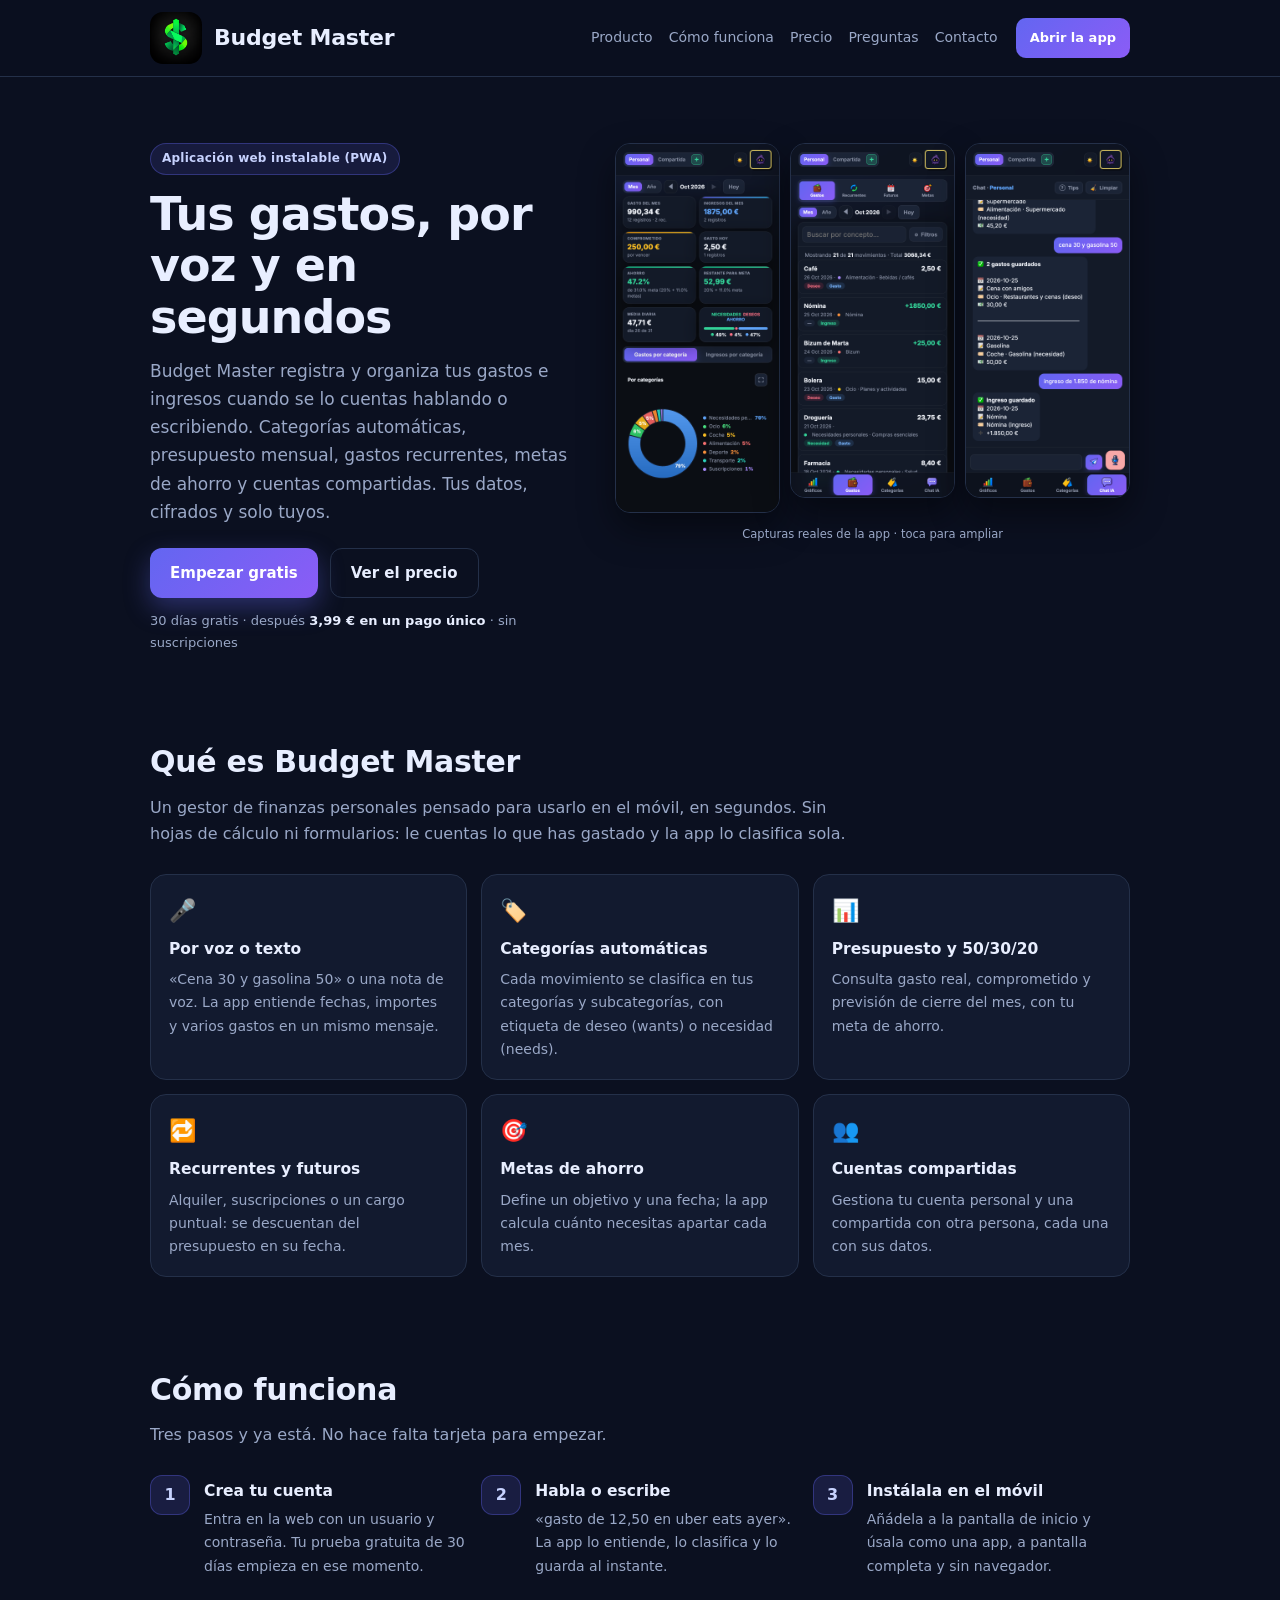
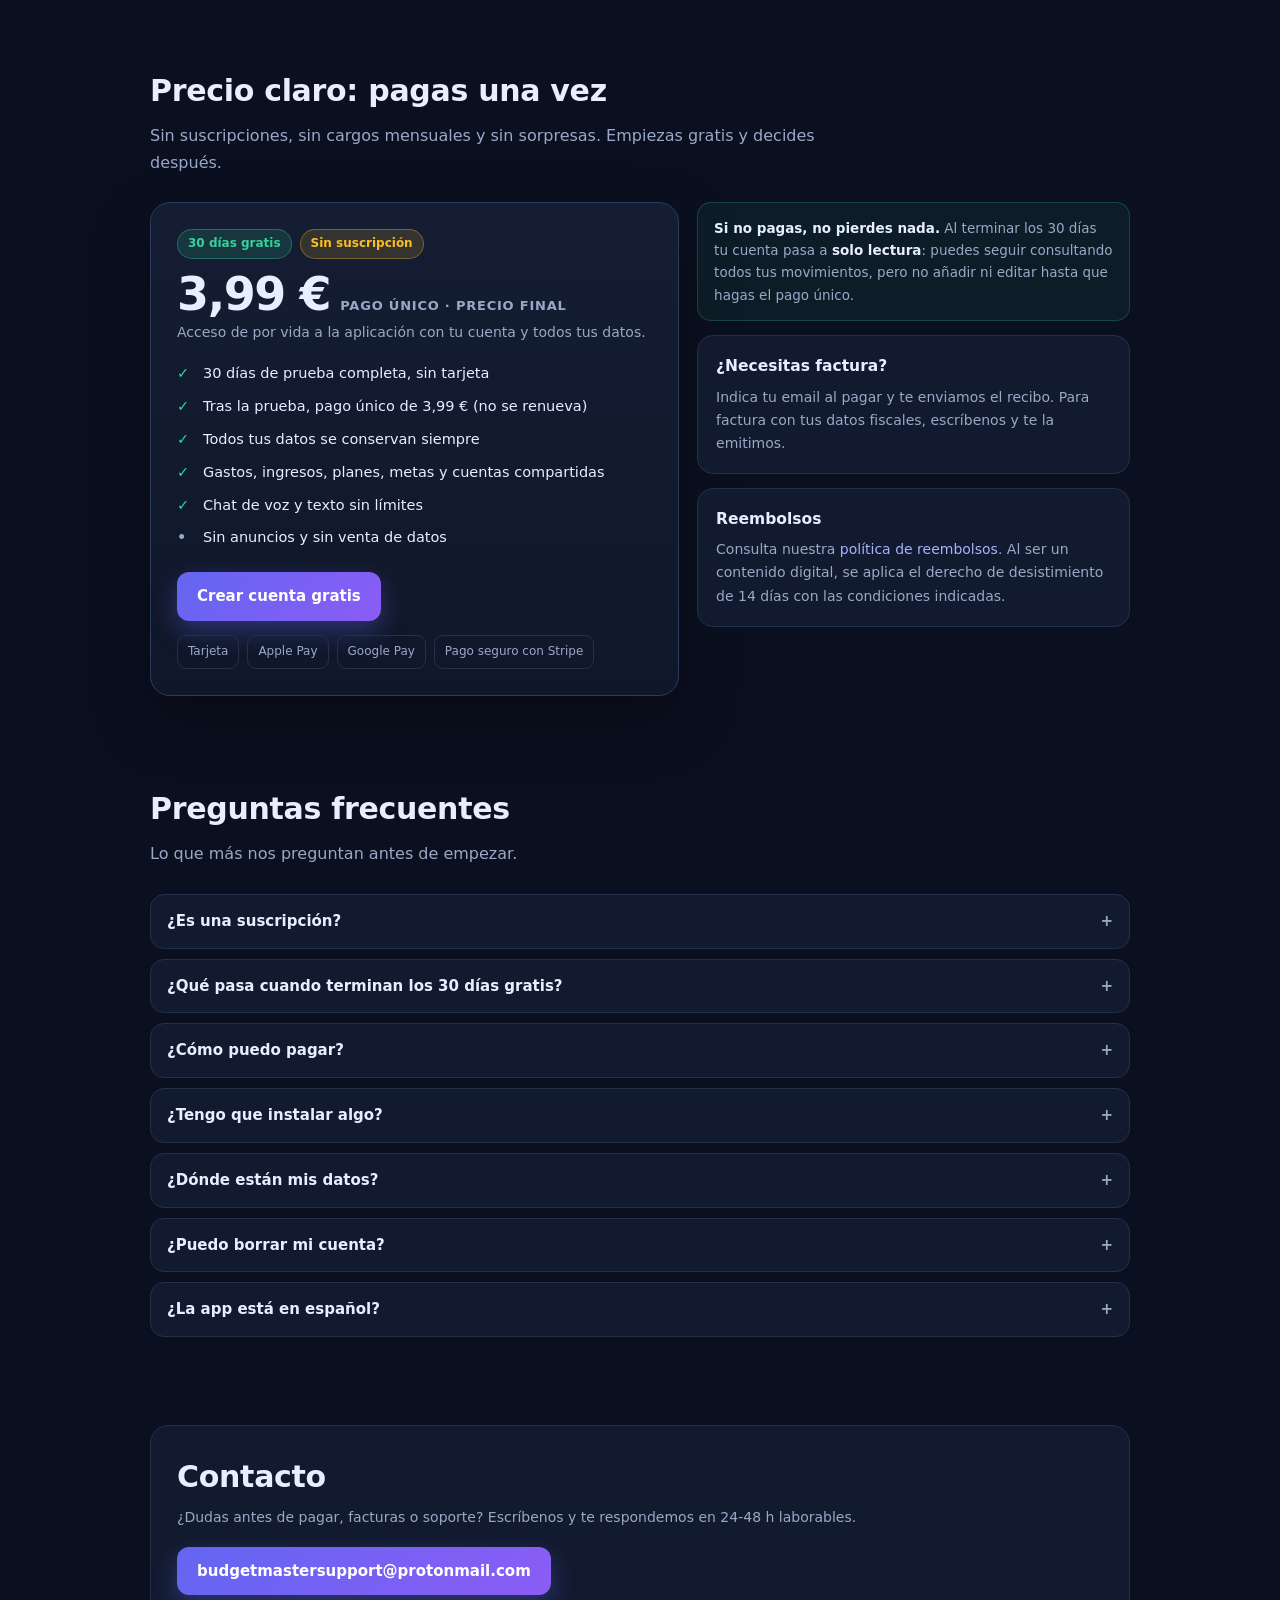
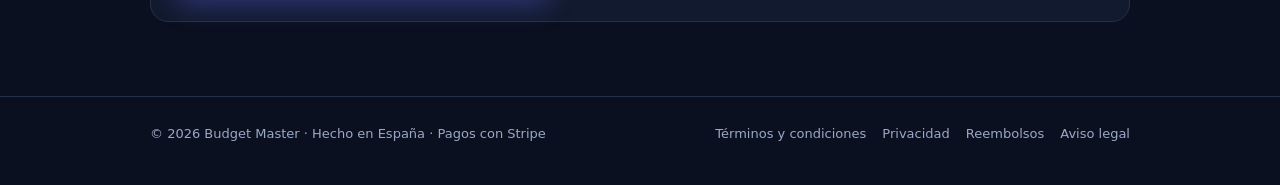
<file: index.html>
<!DOCTYPE html>
<html lang="es">
<head>
  <meta charset="utf-8">
  <meta name="viewport" content="width=device-width, initial-scale=1">
  <title>Budget Master — Controla tus gastos hablando</title>
  <meta name="description" content="Budget Master es una aplicación web para registrar y controlar tus gastos e ingresos por voz o texto. 30 días gratis y después 3,99 € en un pago único.">
  <link rel="icon" href="logo.png">
  <link rel="stylesheet" href="styles.css">
</head>
<body>

<header class="nav">
  <div class="wrap nav-in">
    <a class="brand" href="./"><img src="logo.png" alt="Budget Master" width="52" height="52"><span>Budget Master</span></a>
    <nav>
      <a href="#producto">Producto</a>
      <a href="#como">Cómo funciona</a>
      <a href="#precio">Precio</a>
      <a href="#faq">Preguntas</a>
      <a href="#contacto">Contacto</a>
    </nav>
    <a class="btn btn-sm" href="https://51-170-45-164.sslip.io" target="_blank" rel="noopener">Abrir la app</a>
  </div>
</header>

<main>

  <section class="hero">
    <div class="wrap hero-in">
      <div>
        <span class="pill">Aplicación web instalable (PWA)</span>
        <h1>Tus gastos, por voz y en segundos</h1>
        <p class="lead">
          Budget Master registra y organiza tus gastos e ingresos cuando se lo cuentas hablando o
          escribiendo. Categorías automáticas, presupuesto mensual, gastos recurrentes, metas de ahorro
          y cuentas compartidas. Tus datos, cifrados y solo tuyos.
        </p>
        <div class="cta">
          <a class="btn" href="https://51-170-45-164.sslip.io" target="_blank" rel="noopener">Empezar gratis</a>
          <a class="btn btn-ghost" href="#precio">Ver el precio</a>
        </div>
        <p class="tiny">30 días gratis · después <b>3,99 € en un pago único</b> · sin suscripciones</p>
      </div>

      <div class="shots" aria-label="Capturas de la app en el móvil">
          <a class="shot" href="screens/charts.png" target="_blank" rel="noopener" title="Gráficos: KPIs y reparto por categorías">
            <img src="screens/charts.png" alt="Gráficos de Budget Master: KPIs del mes y reparto por categorías" width="390" height="880" decoding="async">
          </a>
          <a class="shot" href="screens/gastos.png" target="_blank" rel="noopener" title="Gastos: lista y pestañas Recurrentes, Futuros y Metas">
            <img src="screens/gastos.png" alt="Lista de gastos con las pestañas Gastos, Recurrentes, Futuros y Metas" width="390" height="844" decoding="async">
          </a>
          <a class="shot" href="screens/chat.png" target="_blank" rel="noopener" title="Chat IA: ejemplos de gastos e ingresos">
            <img src="screens/chat.png" alt="Chat de Budget Master con ejemplos de gastos e ingresos" width="390" height="844" loading="lazy" decoding="async">
          </a>
          <p class="shots-note">Capturas reales de la app · toca para ampliar</p>
      </div>
    </div>
  </section>

  <section id="producto">
    <div class="wrap">
      <h2>Qué es Budget Master</h2>
      <p class="sub">
        Un gestor de finanzas personales pensado para usarlo en el móvil, en segundos. Sin hojas de
        cálculo ni formularios: le cuentas lo que has gastado y la app lo clasifica sola.
      </p>
      <div class="grid">
        <div class="card"><span class="em">🎤</span><h3>Por voz o texto</h3>
          <p>«Cena 30 y gasolina 50» o una nota de voz. La app entiende fechas, importes y varios gastos en un mismo mensaje.</p></div>
        <div class="card"><span class="em">🏷️</span><h3>Categorías automáticas</h3>
          <p>Cada movimiento se clasifica en tus categorías y subcategorías, con etiqueta de deseo (wants) o necesidad (needs).</p></div>
        <div class="card"><span class="em">📊</span><h3>Presupuesto y 50/30/20</h3>
          <p>Consulta gasto real, comprometido y previsión de cierre del mes, con tu meta de ahorro.</p></div>
        <div class="card"><span class="em">🔁</span><h3>Recurrentes y futuros</h3>
          <p>Alquiler, suscripciones o un cargo puntual: se descuentan del presupuesto en su fecha.</p></div>
        <div class="card"><span class="em">🎯</span><h3>Metas de ahorro</h3>
          <p>Define un objetivo y una fecha; la app calcula cuánto necesitas apartar cada mes.</p></div>
        <div class="card"><span class="em">👥</span><h3>Cuentas compartidas</h3>
          <p>Gestiona tu cuenta personal y una compartida con otra persona, cada una con sus datos.</p></div>
      </div>
    </div>
  </section>

  <section id="como">
    <div class="wrap">
      <h2>Cómo funciona</h2>
      <p class="sub">Tres pasos y ya está. No hace falta tarjeta para empezar.</p>
      <div class="steps">
        <div class="step">
          <h3>Crea tu cuenta</h3>
          <p>Entra en la web con un usuario y contraseña. Tu prueba gratuita de 30 días empieza en ese momento.</p>
        </div>
        <div class="step">
          <h3>Habla o escribe</h3>
          <p>«gasto de 12,50 en uber eats ayer». La app lo entiende, lo clasifica y lo guarda al instante.</p>
        </div>
        <div class="step">
          <h3>Instálala en el móvil</h3>
          <p>Añádela a la pantalla de inicio y úsala como una app, a pantalla completa y sin navegador.</p>
        </div>
      </div>
    </div>
  </section>

  <section id="precio">
    <div class="wrap">
      <h2>Precio claro: pagas una vez</h2>
      <p class="sub">Sin suscripciones, sin cargos mensuales y sin sorpresas. Empiezas gratis y decides después.</p>
      <div class="price-wrap">
        <div class="price-card">
          <div style="display:flex;gap:8px;flex-wrap:wrap;margin-bottom:12px">
            <span class="badge badge-green">30 días gratis</span>
            <span class="badge badge-amber">Sin suscripción</span>
          </div>
          <div class="price-top">
            <span class="price-big">3,99 €</span>
            <span class="price-note">pago único · precio final</span>
          </div>
          <p style="margin:0;color:var(--muted);font-size:14px">Acceso de por vida a la aplicación con tu cuenta y todos tus datos.</p>
          <ul class="price-list">
            <li>30 días de prueba completa, sin tarjeta</li>
            <li>Tras la prueba, pago único de 3,99 € (no se renueva)</li>
            <li>Todos tus datos se conservan siempre</li>
            <li>Gastos, ingresos, planes, metas y cuentas compartidas</li>
            <li>Chat de voz y texto sin límites</li>
            <li class="off">Sin anuncios y sin venta de datos</li>
          </ul>
          <a class="btn" href="https://51-170-45-164.sslip.io" target="_blank" rel="noopener">Crear cuenta gratis</a>
          <div class="pay-row">
            <span class="pay-chip">Tarjeta</span>
            <span class="pay-chip">Apple Pay</span>
            <span class="pay-chip">Google Pay</span>
            <span class="pay-chip">Pago seguro con Stripe</span>
          </div>
        </div>
        <div class="side">
          <div class="note">
            <b>Si no pagas, no pierdes nada.</b> Al terminar los 30 días tu cuenta pasa a
            <b>solo lectura</b>: puedes seguir consultando todos tus movimientos, pero no añadir ni
            editar hasta que hagas el pago único.
          </div>
          <div class="card">
            <h3>¿Necesitas factura?</h3>
            <p>Indica tu email al pagar y te enviamos el recibo. Para factura con tus datos fiscales,
              escríbenos y te la emitimos.</p>
          </div>
          <div class="card">
            <h3>Reembolsos</h3>
            <p>Consulta nuestra <a href="reembolsos.html">política de reembolsos</a>. Al ser un
              contenido digital, se aplica el derecho de desistimiento de 14 días con las condiciones
              indicadas.</p>
          </div>
        </div>
      </div>
    </div>
  </section>

  <section id="faq">
    <div class="wrap">
      <h2>Preguntas frecuentes</h2>
      <p class="sub">Lo que más nos preguntan antes de empezar.</p>
      <div class="faq">
        <details><summary>¿Es una suscripción?</summary>
          <p>No. Pagas 3,99 € una sola vez y tienes acceso de por vida. No hay renovaciones ni cargos
            recurrentes.</p></details>
        <details><summary>¿Qué pasa cuando terminan los 30 días gratis?</summary>
          <p>Sigues entrando y viendo todos tus datos en modo solo lectura. No se borra nada. Para
            volver a añadir o editar, haces el pago único cuando quieras.</p></details>
        <details><summary>¿Cómo puedo pagar?</summary>
          <p>Con tarjeta de débito o crédito, Apple Pay o Google Pay, a través de Stripe. No necesitas
            cuenta en Stripe ni en PayPal. Los datos de tu tarjeta los gestiona Stripe; nosotros no los
            almacenamos.</p></details>
        <details><summary>¿Tengo que instalar algo?</summary>
          <p>No. Funciona en el navegador. Si quieres, puedes añadirla a la pantalla de inicio del móvil
            y se abre como una app.</p></details>
        <details><summary>¿Dónde están mis datos?</summary>
          <p>En un servidor propio dentro de la Unión Europea, cifrados en reposo. Tus notas de voz se
            procesan para transcribirlas y se eliminan: no se almacena el audio.</p></details>
        <details><summary>¿Puedo borrar mi cuenta?</summary>
          <p>Sí. Escríbenos desde el email con el que te registraste y eliminamos tu cuenta y tus datos.
            Más información en la <a href="privacy.html">política de privacidad</a>.</p></details>
        <details><summary>¿La app está en español?</summary>
          <p>Sí, está pensada para español: entiende frases naturales como «ayer pagué 20 en el
            supermercado» o «gasto recurrente de 10 de Spotify cada mes».</p></details>
      </div>
    </div>
  </section>

  <section id="contacto">
    <div class="wrap">
      <div class="contact">
        <div>
          <h2>Contacto</h2>
          <p>¿Dudas antes de pagar, facturas o soporte? Escríbenos y te respondemos en 24-48 h laborables.</p>
        </div>
        <a class="btn" href="mailto:budgetmastersupport@protonmail.com?subject=Budget%20Master">budgetmastersupport@protonmail.com</a>
      </div>
    </div>
  </section>

</main>

<footer>
  <div class="wrap foot-in">
    <div>© 2026 Budget Master · Hecho en España · Pagos con Stripe</div>
    <div class="foot-links">
      <a href="terminos.html">Términos y condiciones</a>
      <a href="privacy.html">Privacidad</a>
      <a href="reembolsos.html">Reembolsos</a>
      <a href="aviso-legal.html">Aviso legal</a>
    </div>
  </div>
</footer>

</body>
</html>
</file>
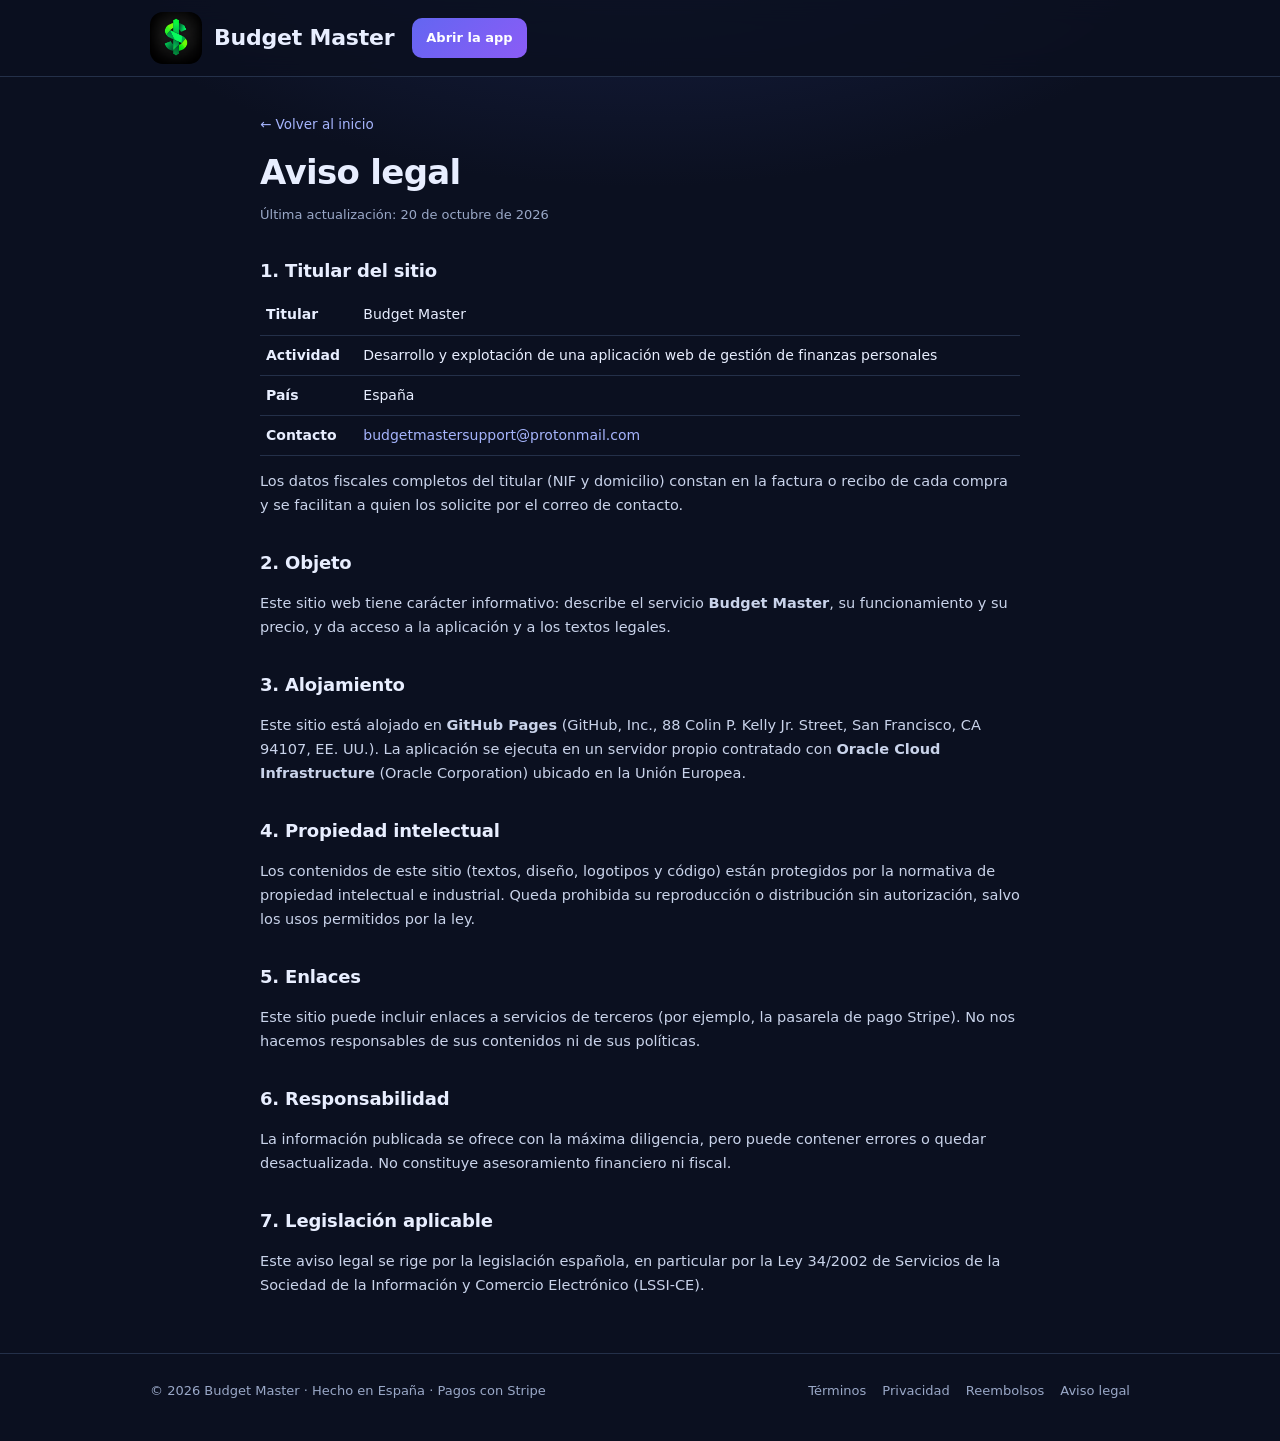
<file: aviso-legal.html>
<!DOCTYPE html>
<html lang="es">
<head>
  <meta charset="utf-8">
  <meta name="viewport" content="width=device-width, initial-scale=1">
  <title>Aviso legal — Budget Master</title>
  <meta name="robots" content="index,follow">
  <link rel="icon" href="logo.png">
  <link rel="stylesheet" href="styles.css">
</head>
<body>
<header class="nav">
  <div class="wrap nav-in">
    <a class="brand" href="./"><img src="logo.png" alt="Budget Master" width="34" height="34"><span>Budget Master</span></a>
    <a class="btn btn-sm" href="https://51-170-45-164.sslip.io" target="_blank" rel="noopener">Abrir la app</a>
  </div>
</header>

<main class="legal">
  <div class="wrap">
    <a class="back" href="./">← Volver al inicio</a>
    <h1>Aviso legal</h1>
    <p class="updated">Última actualización: 20 de octubre de 2026</p>

    <h2>1. Titular del sitio</h2>
    <table>
      <tr><th>Titular</th><td>Budget Master</td></tr>
      <tr><th>Actividad</th><td>Desarrollo y explotación de una aplicación web de gestión de finanzas personales</td></tr>
      <tr><th>País</th><td>España</td></tr>
      <tr><th>Contacto</th><td><a href="mailto:budgetmastersupport@protonmail.com">budgetmastersupport@protonmail.com</a></td></tr>
    </table>
    <p>
      Los datos fiscales completos del titular (NIF y domicilio) constan en la factura o recibo de cada
      compra y se facilitan a quien los solicite por el correo de contacto.
    </p>

    <h2>2. Objeto</h2>
    <p>
      Este sitio web tiene carácter informativo: describe el servicio <strong>Budget Master</strong>, su
      funcionamiento y su precio, y da acceso a la aplicación y a los textos legales.
    </p>

    <h2>3. Alojamiento</h2>
    <p>
      Este sitio está alojado en <strong>GitHub Pages</strong> (GitHub, Inc., 88 Colin P. Kelly Jr. Street,
      San Francisco, CA 94107, EE. UU.). La aplicación se ejecuta en un servidor propio contratado con
      <strong>Oracle Cloud Infrastructure</strong> (Oracle Corporation) ubicado en la Unión Europea.
    </p>

    <h2>4. Propiedad intelectual</h2>
    <p>
      Los contenidos de este sitio (textos, diseño, logotipos y código) están protegidos por la normativa
      de propiedad intelectual e industrial. Queda prohibida su reproducción o distribución sin
      autorización, salvo los usos permitidos por la ley.
    </p>

    <h2>5. Enlaces</h2>
    <p>
      Este sitio puede incluir enlaces a servicios de terceros (por ejemplo, la pasarela de pago Stripe).
      No nos hacemos responsables de sus contenidos ni de sus políticas.
    </p>

    <h2>6. Responsabilidad</h2>
    <p>
      La información publicada se ofrece con la máxima diligencia, pero puede contener errores o quedar
      desactualizada. No constituye asesoramiento financiero ni fiscal.
    </p>

    <h2>7. Legislación aplicable</h2>
    <p>
      Este aviso legal se rige por la legislación española, en particular por la Ley 34/2002 de Servicios
      de la Sociedad de la Información y Comercio Electrónico (LSSI-CE).
    </p>
  </div>
</main>

<footer>
  <div class="wrap foot-in">
    <div>© 2026 Budget Master · Hecho en España · Pagos con Stripe</div>
    <div class="foot-links">
      <a href="terminos.html">Términos</a>
      <a href="privacy.html">Privacidad</a>
      <a href="reembolsos.html">Reembolsos</a>
      <a href="aviso-legal.html">Aviso legal</a>
    </div>
  </div>
</footer>
</body>
</html>
</file>
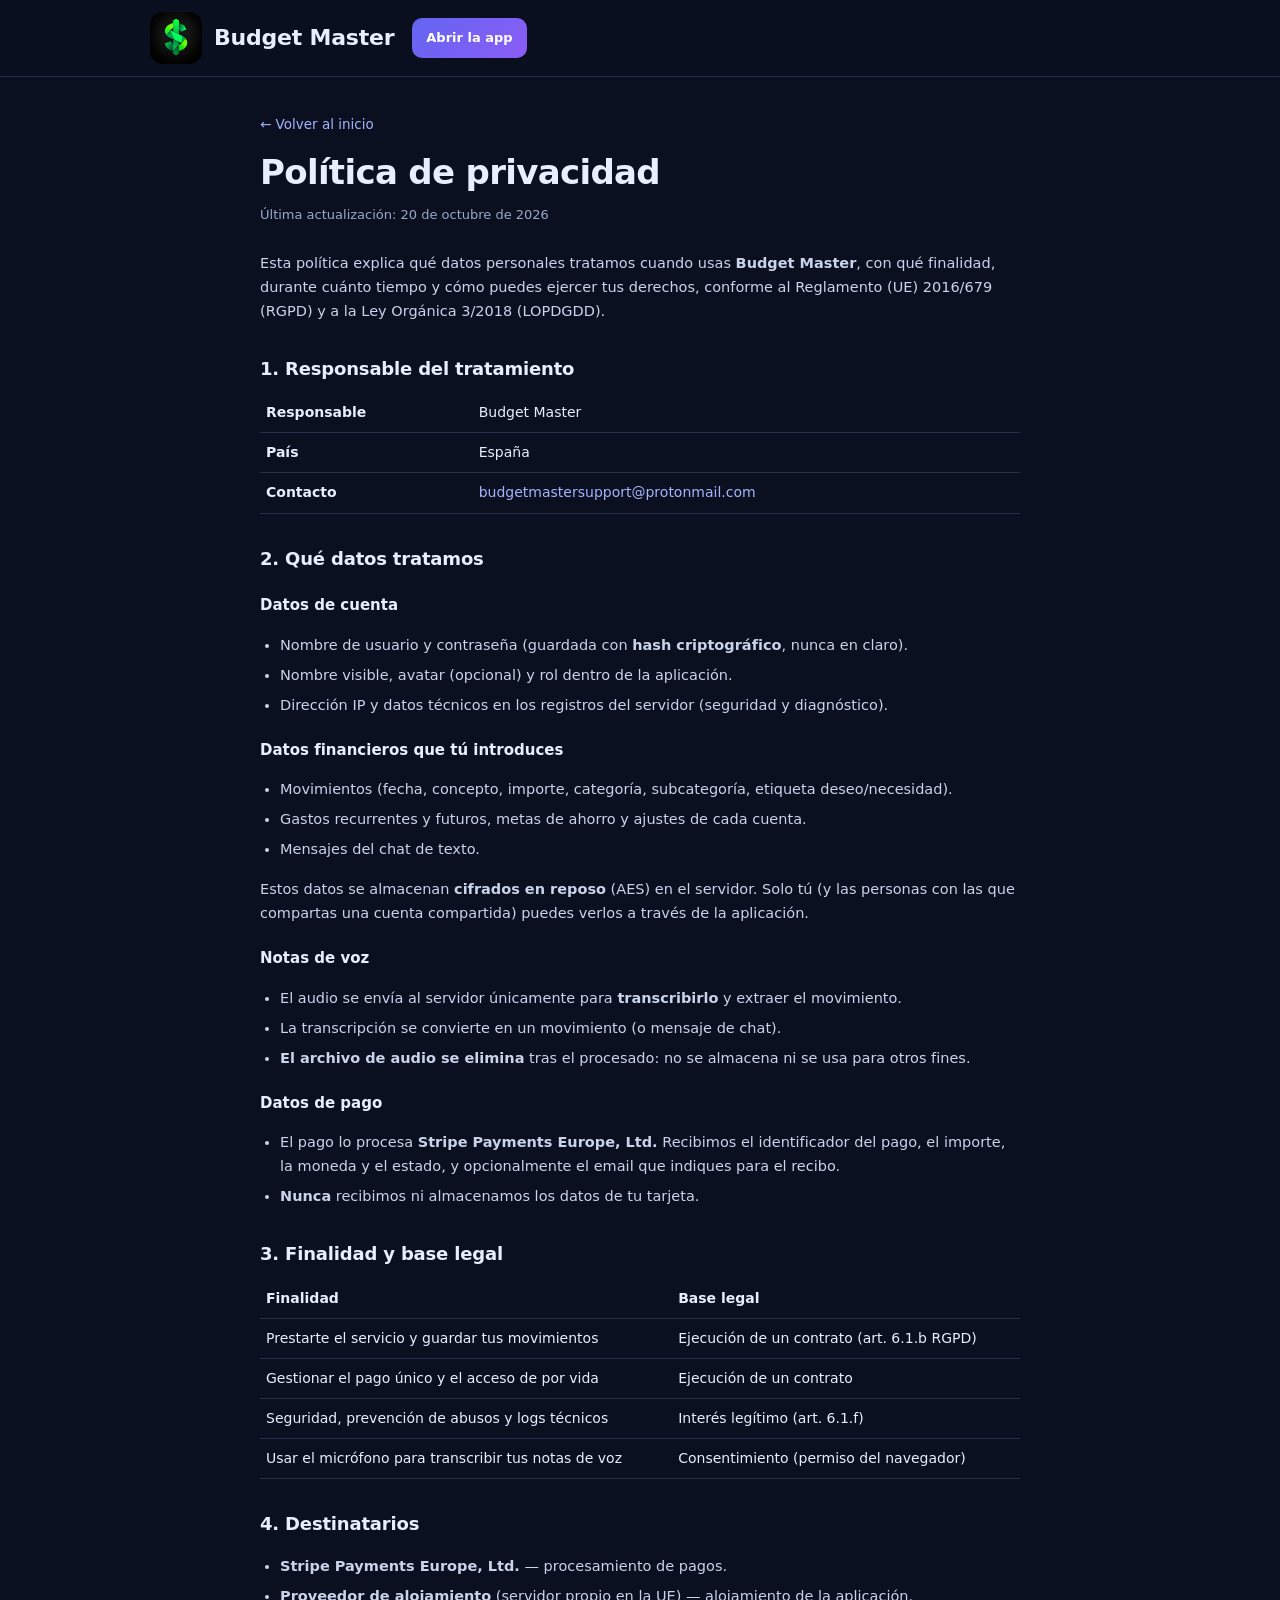
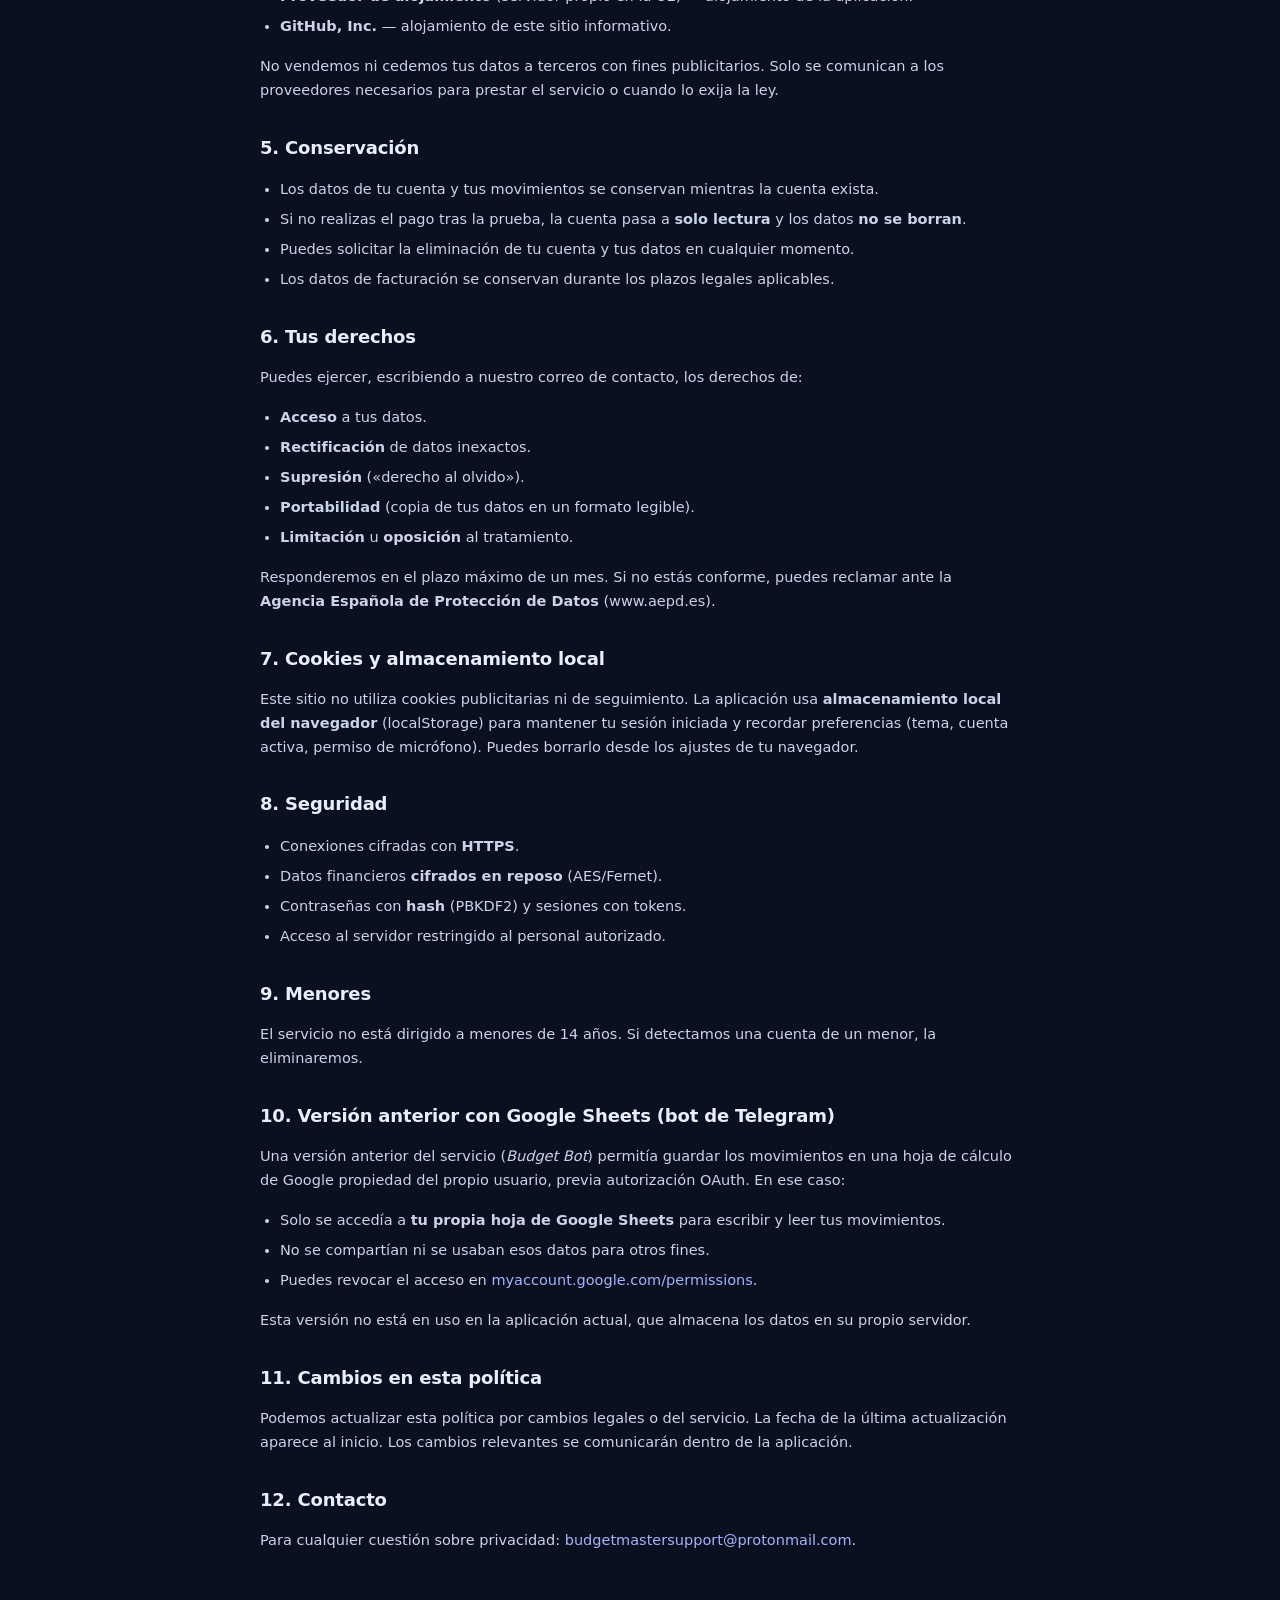
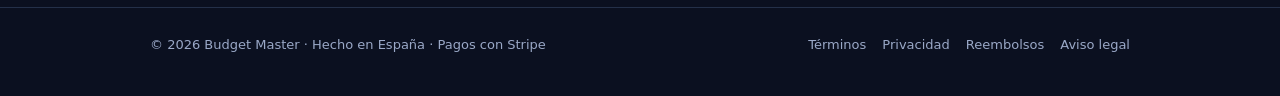
<file: privacy.html>
<!DOCTYPE html>
<html lang="es">
<head>
  <meta charset="utf-8">
  <meta name="viewport" content="width=device-width, initial-scale=1">
  <title>Política de privacidad — Budget Master</title>
  <meta name="robots" content="index,follow">
  <link rel="icon" href="logo.png">
  <link rel="stylesheet" href="styles.css">
</head>
<body>
<header class="nav">
  <div class="wrap nav-in">
    <a class="brand" href="./"><img src="logo.png" alt="Budget Master" width="34" height="34"><span>Budget Master</span></a>
    <a class="btn btn-sm" href="https://51-170-45-164.sslip.io" target="_blank" rel="noopener">Abrir la app</a>
  </div>
</header>

<main class="legal">
  <div class="wrap">
    <a class="back" href="./">← Volver al inicio</a>
    <h1>Política de privacidad</h1>
    <p class="updated">Última actualización: 20 de octubre de 2026</p>

    <p>
      Esta política explica qué datos personales tratamos cuando usas <strong>Budget Master</strong>, con
      qué finalidad, durante cuánto tiempo y cómo puedes ejercer tus derechos, conforme al Reglamento (UE)
      2016/679 (RGPD) y a la Ley Orgánica 3/2018 (LOPDGDD).
    </p>

    <h2>1. Responsable del tratamiento</h2>
    <table>
      <tr><th>Responsable</th><td>Budget Master</td></tr>
      <tr><th>País</th><td>España</td></tr>
      <tr><th>Contacto</th><td><a href="mailto:budgetmastersupport@protonmail.com">budgetmastersupport@protonmail.com</a></td></tr>
    </table>

    <h2>2. Qué datos tratamos</h2>
    <h3>Datos de cuenta</h3>
    <ul>
      <li>Nombre de usuario y contraseña (guardada con <strong>hash criptográfico</strong>, nunca en claro).</li>
      <li>Nombre visible, avatar (opcional) y rol dentro de la aplicación.</li>
      <li>Dirección IP y datos técnicos en los registros del servidor (seguridad y diagnóstico).</li>
    </ul>
    <h3>Datos financieros que tú introduces</h3>
    <ul>
      <li>Movimientos (fecha, concepto, importe, categoría, subcategoría, etiqueta deseo/necesidad).</li>
      <li>Gastos recurrentes y futuros, metas de ahorro y ajustes de cada cuenta.</li>
      <li>Mensajes del chat de texto.</li>
    </ul>
    <p>
      Estos datos se almacenan <strong>cifrados en reposo</strong> (AES) en el servidor. Solo tú (y las
      personas con las que compartas una cuenta compartida) puedes verlos a través de la aplicación.
    </p>
    <h3>Notas de voz</h3>
    <ul>
      <li>El audio se envía al servidor únicamente para <strong>transcribirlo</strong> y extraer el
        movimiento.</li>
      <li>La transcripción se convierte en un movimiento (o mensaje de chat).</li>
      <li><strong>El archivo de audio se elimina</strong> tras el procesado: no se almacena ni se usa para
        otros fines.</li>
    </ul>
    <h3>Datos de pago</h3>
    <ul>
      <li>El pago lo procesa <strong>Stripe Payments Europe, Ltd.</strong> Recibimos el identificador del
        pago, el importe, la moneda y el estado, y opcionalmente el email que indiques para el recibo.</li>
      <li><strong>Nunca</strong> recibimos ni almacenamos los datos de tu tarjeta.</li>
    </ul>

    <h2>3. Finalidad y base legal</h2>
    <table>
      <tr><th>Finalidad</th><th>Base legal</th></tr>
      <tr><td>Prestarte el servicio y guardar tus movimientos</td><td>Ejecución de un contrato (art. 6.1.b RGPD)</td></tr>
      <tr><td>Gestionar el pago único y el acceso de por vida</td><td>Ejecución de un contrato</td></tr>
      <tr><td>Seguridad, prevención de abusos y logs técnicos</td><td>Interés legítimo (art. 6.1.f)</td></tr>
      <tr><td>Usar el micrófono para transcribir tus notas de voz</td><td>Consentimiento (permiso del navegador)</td></tr>
    </table>

    <h2>4. Destinatarios</h2>
    <ul>
      <li><strong>Stripe Payments Europe, Ltd.</strong> — procesamiento de pagos.</li>
      <li><strong>Proveedor de alojamiento</strong> (servidor propio en la UE) — alojamiento de la aplicación.</li>
      <li><strong>GitHub, Inc.</strong> — alojamiento de este sitio informativo.</li>
    </ul>
    <p>
      No vendemos ni cedemos tus datos a terceros con fines publicitarios. Solo se comunican a los
      proveedores necesarios para prestar el servicio o cuando lo exija la ley.
    </p>

    <h2>5. Conservación</h2>
    <ul>
      <li>Los datos de tu cuenta y tus movimientos se conservan mientras la cuenta exista.</li>
      <li>Si no realizas el pago tras la prueba, la cuenta pasa a <strong>solo lectura</strong> y los datos
        <strong>no se borran</strong>.</li>
      <li>Puedes solicitar la eliminación de tu cuenta y tus datos en cualquier momento.</li>
      <li>Los datos de facturación se conservan durante los plazos legales aplicables.</li>
    </ul>

    <h2>6. Tus derechos</h2>
    <p>Puedes ejercer, escribiendo a nuestro correo de contacto, los derechos de:</p>
    <ul>
      <li><strong>Acceso</strong> a tus datos.</li>
      <li><strong>Rectificación</strong> de datos inexactos.</li>
      <li><strong>Supresión</strong> («derecho al olvido»).</li>
      <li><strong>Portabilidad</strong> (copia de tus datos en un formato legible).</li>
      <li><strong>Limitación</strong> u <strong>oposición</strong> al tratamiento.</li>
    </ul>
    <p>
      Responderemos en el plazo máximo de un mes. Si no estás conforme, puedes reclamar ante la
      <strong>Agencia Española de Protección de Datos</strong> (www.aepd.es).
    </p>

    <h2>7. Cookies y almacenamiento local</h2>
    <p>
      Este sitio no utiliza cookies publicitarias ni de seguimiento. La aplicación usa
      <strong>almacenamiento local del navegador</strong> (localStorage) para mantener tu sesión iniciada y
      recordar preferencias (tema, cuenta activa, permiso de micrófono). Puedes borrarlo desde los ajustes
      de tu navegador.
    </p>

    <h2>8. Seguridad</h2>
    <ul>
      <li>Conexiones cifradas con <strong>HTTPS</strong>.</li>
      <li>Datos financieros <strong>cifrados en reposo</strong> (AES/Fernet).</li>
      <li>Contraseñas con <strong>hash</strong> (PBKDF2) y sesiones con tokens.</li>
      <li>Acceso al servidor restringido al personal autorizado.</li>
    </ul>

    <h2>9. Menores</h2>
    <p>El servicio no está dirigido a menores de 14 años. Si detectamos una cuenta de un menor, la eliminaremos.</p>

    <h2>10. Versión anterior con Google Sheets (bot de Telegram)</h2>
    <p>
      Una versión anterior del servicio (<em>Budget Bot</em>) permitía guardar los movimientos en una hoja
      de cálculo de Google propiedad del propio usuario, previa autorización OAuth. En ese caso:
    </p>
    <ul>
      <li>Solo se accedía a <strong>tu propia hoja de Google Sheets</strong> para escribir y leer tus
        movimientos.</li>
      <li>No se compartían ni se usaban esos datos para otros fines.</li>
      <li>Puedes revocar el acceso en <a href="https://myaccount.google.com/permissions" target="_blank" rel="noopener">myaccount.google.com/permissions</a>.</li>
    </ul>
    <p>Esta versión no está en uso en la aplicación actual, que almacena los datos en su propio servidor.</p>

    <h2>11. Cambios en esta política</h2>
    <p>
      Podemos actualizar esta política por cambios legales o del servicio. La fecha de la última
      actualización aparece al inicio. Los cambios relevantes se comunicarán dentro de la aplicación.
    </p>

    <h2>12. Contacto</h2>
    <p>Para cualquier cuestión sobre privacidad: <a href="mailto:budgetmastersupport@protonmail.com">budgetmastersupport@protonmail.com</a>.</p>
  </div>
</main>

<footer>
  <div class="wrap foot-in">
    <div>© 2026 Budget Master · Hecho en España · Pagos con Stripe</div>
    <div class="foot-links">
      <a href="terminos.html">Términos</a>
      <a href="privacy.html">Privacidad</a>
      <a href="reembolsos.html">Reembolsos</a>
      <a href="aviso-legal.html">Aviso legal</a>
    </div>
  </div>
</footer>
</body>
</html>
</file>
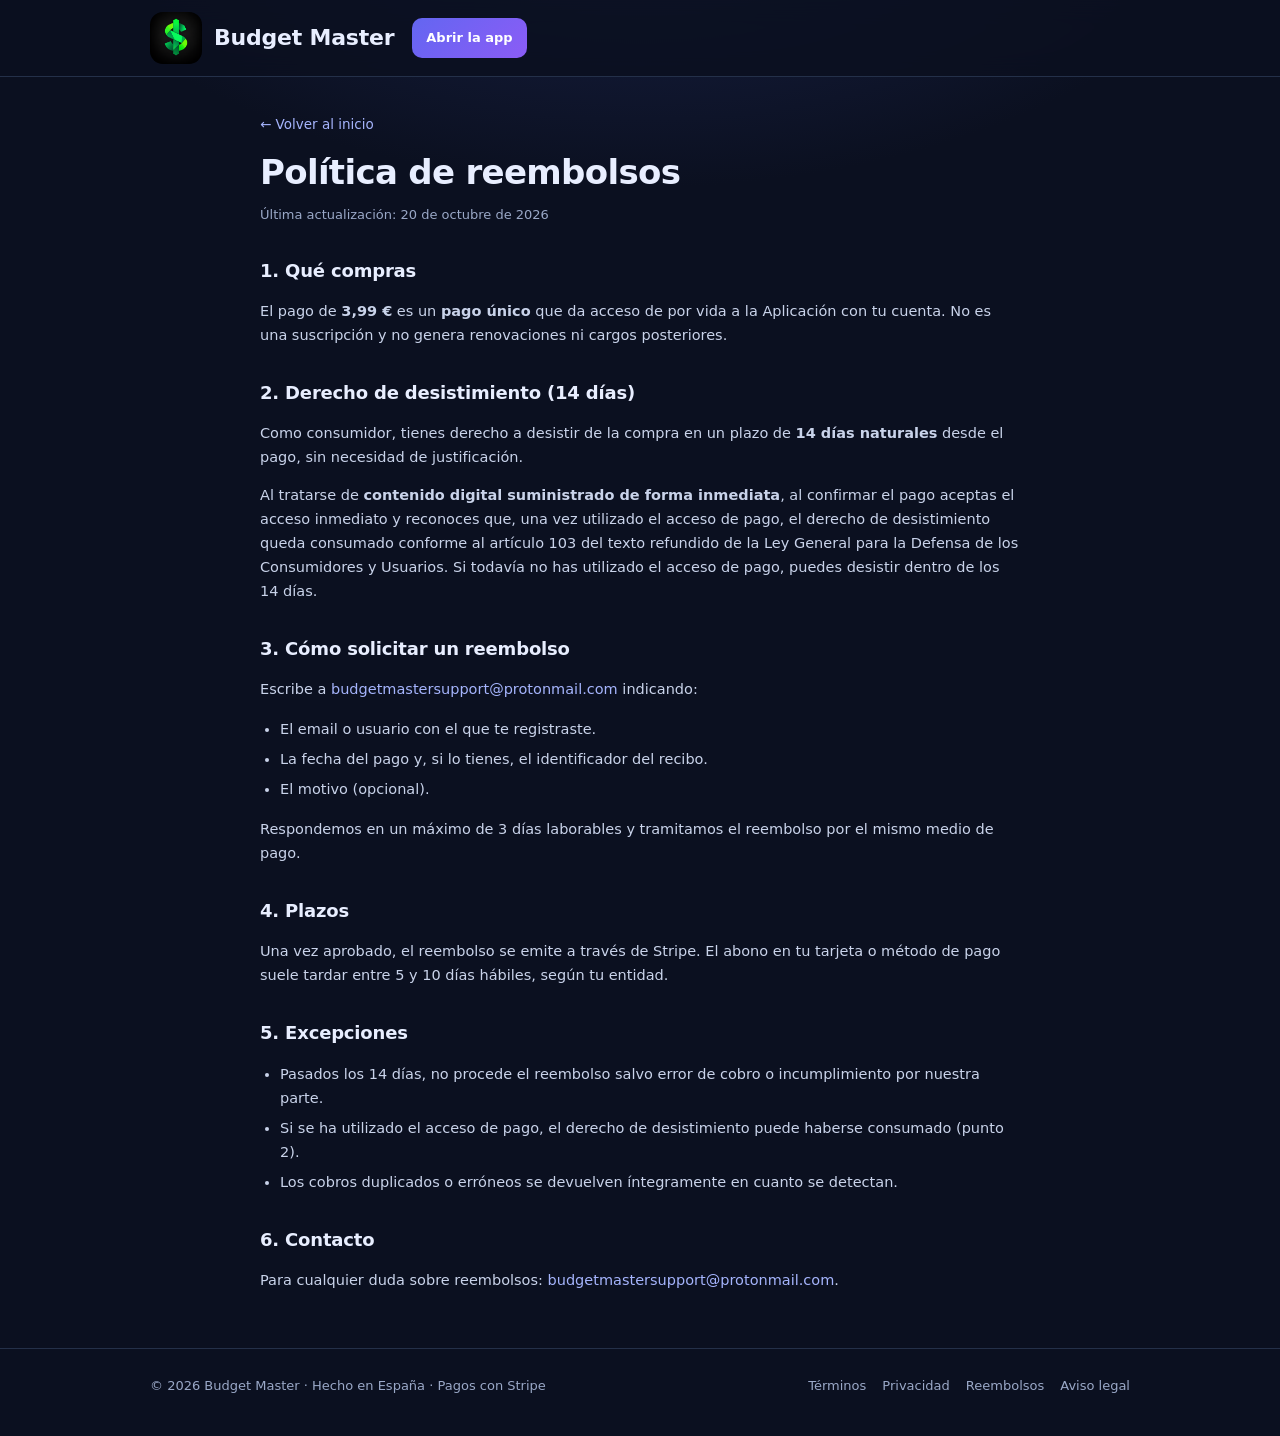
<file: reembolsos.html>
<!DOCTYPE html>
<html lang="es">
<head>
  <meta charset="utf-8">
  <meta name="viewport" content="width=device-width, initial-scale=1">
  <title>Política de reembolsos — Budget Master</title>
  <meta name="robots" content="index,follow">
  <link rel="icon" href="logo.png">
  <link rel="stylesheet" href="styles.css">
</head>
<body>
<header class="nav">
  <div class="wrap nav-in">
    <a class="brand" href="./"><img src="logo.png" alt="Budget Master" width="34" height="34"><span>Budget Master</span></a>
    <a class="btn btn-sm" href="https://51-170-45-164.sslip.io" target="_blank" rel="noopener">Abrir la app</a>
  </div>
</header>

<main class="legal">
  <div class="wrap">
    <a class="back" href="./">← Volver al inicio</a>
    <h1>Política de reembolsos</h1>
    <p class="updated">Última actualización: 20 de octubre de 2026</p>

    <h2>1. Qué compras</h2>
    <p>
      El pago de <strong>3,99 €</strong> es un <strong>pago único</strong> que da acceso de por vida a la
      Aplicación con tu cuenta. No es una suscripción y no genera renovaciones ni cargos posteriores.
    </p>

    <h2>2. Derecho de desistimiento (14 días)</h2>
    <p>
      Como consumidor, tienes derecho a desistir de la compra en un plazo de <strong>14 días naturales</strong>
      desde el pago, sin necesidad de justificación.
    </p>
    <p>
      Al tratarse de <strong>contenido digital suministrado de forma inmediata</strong>, al confirmar el pago
      aceptas el acceso inmediato y reconoces que, una vez utilizado el acceso de pago, el derecho de
      desistimiento queda consumado conforme al artículo 103 del texto refundido de la Ley General para la
      Defensa de los Consumidores y Usuarios. Si todavía no has utilizado el acceso de pago, puedes
      desistir dentro de los 14 días.
    </p>

    <h2>3. Cómo solicitar un reembolso</h2>
    <p>
      Escribe a <a href="mailto:budgetmastersupport@protonmail.com?subject=Reembolso%20Budget%20Master">budgetmastersupport@protonmail.com</a>
      indicando:
    </p>
    <ul>
      <li>El email o usuario con el que te registraste.</li>
      <li>La fecha del pago y, si lo tienes, el identificador del recibo.</li>
      <li>El motivo (opcional).</li>
    </ul>
    <p>Respondemos en un máximo de 3 días laborables y tramitamos el reembolso por el mismo medio de pago.</p>

    <h2>4. Plazos</h2>
    <p>
      Una vez aprobado, el reembolso se emite a través de Stripe. El abono en tu tarjeta o método de pago
      suele tardar entre 5 y 10 días hábiles, según tu entidad.
    </p>

    <h2>5. Excepciones</h2>
    <ul>
      <li>Pasados los 14 días, no procede el reembolso salvo error de cobro o incumplimiento por nuestra parte.</li>
      <li>Si se ha utilizado el acceso de pago, el derecho de desistimiento puede haberse consumado (punto 2).</li>
      <li>Los cobros duplicados o erróneos se devuelven íntegramente en cuanto se detectan.</li>
    </ul>

    <h2>6. Contacto</h2>
    <p>
      Para cualquier duda sobre reembolsos: <a href="mailto:budgetmastersupport@protonmail.com">budgetmastersupport@protonmail.com</a>.
    </p>
  </div>
</main>

<footer>
  <div class="wrap foot-in">
    <div>© 2026 Budget Master · Hecho en España · Pagos con Stripe</div>
    <div class="foot-links">
      <a href="terminos.html">Términos</a>
      <a href="privacy.html">Privacidad</a>
      <a href="reembolsos.html">Reembolsos</a>
      <a href="aviso-legal.html">Aviso legal</a>
    </div>
  </div>
</footer>
</body>
</html>
</file>
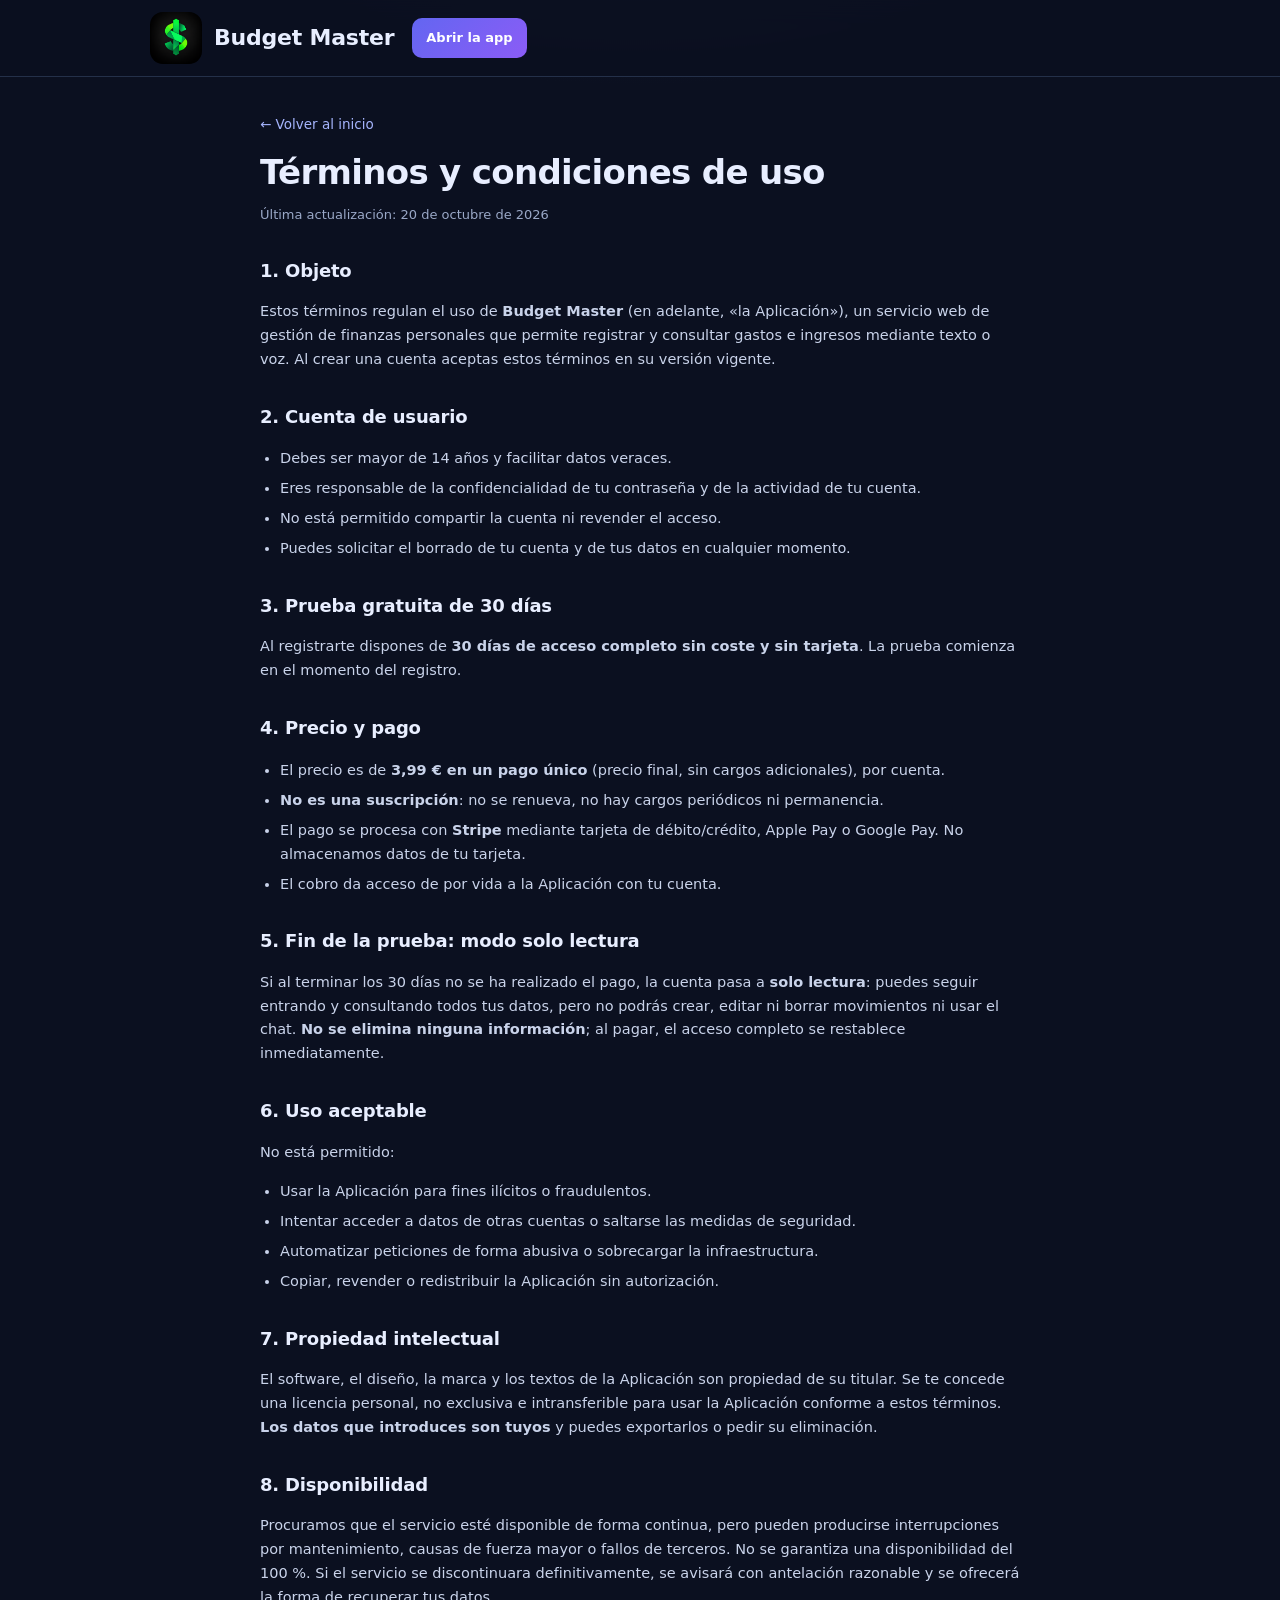
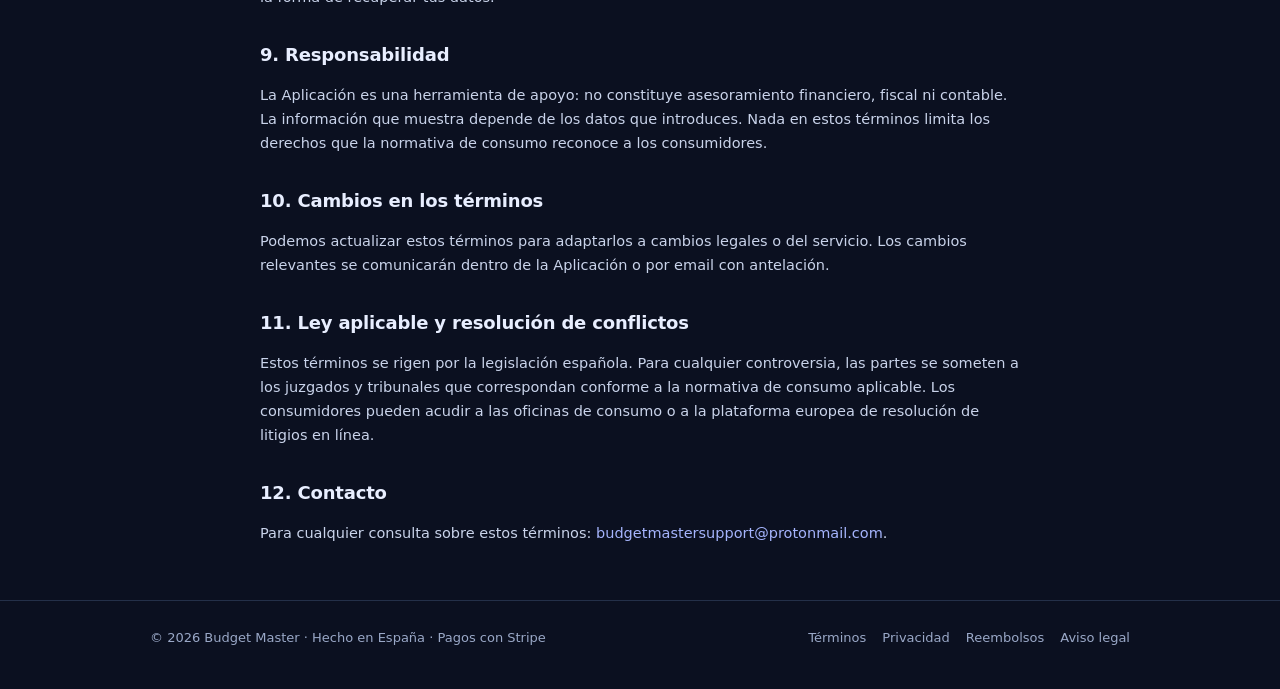
<file: terminos.html>
<!DOCTYPE html>
<html lang="es">
<head>
  <meta charset="utf-8">
  <meta name="viewport" content="width=device-width, initial-scale=1">
  <title>Términos y condiciones — Budget Master</title>
  <meta name="robots" content="index,follow">
  <link rel="icon" href="logo.png">
  <link rel="stylesheet" href="styles.css">
</head>
<body>
<header class="nav">
  <div class="wrap nav-in">
    <a class="brand" href="./"><img src="logo.png" alt="Budget Master" width="34" height="34"><span>Budget Master</span></a>
    <a class="btn btn-sm" href="https://51-170-45-164.sslip.io" target="_blank" rel="noopener">Abrir la app</a>
  </div>
</header>

<main class="legal">
  <div class="wrap">
    <a class="back" href="./">← Volver al inicio</a>
    <h1>Términos y condiciones de uso</h1>
    <p class="updated">Última actualización: 20 de octubre de 2026</p>

    <h2>1. Objeto</h2>
    <p>
      Estos términos regulan el uso de <strong>Budget Master</strong> (en adelante, «la Aplicación»), un
      servicio web de gestión de finanzas personales que permite registrar y consultar gastos e ingresos
      mediante texto o voz. Al crear una cuenta aceptas estos términos en su versión vigente.
    </p>

    <h2>2. Cuenta de usuario</h2>
    <ul>
      <li>Debes ser mayor de 14 años y facilitar datos veraces.</li>
      <li>Eres responsable de la confidencialidad de tu contraseña y de la actividad de tu cuenta.</li>
      <li>No está permitido compartir la cuenta ni revender el acceso.</li>
      <li>Puedes solicitar el borrado de tu cuenta y de tus datos en cualquier momento.</li>
    </ul>

    <h2>3. Prueba gratuita de 30 días</h2>
    <p>
      Al registrarte dispones de <strong>30 días de acceso completo sin coste y sin tarjeta</strong>.
      La prueba comienza en el momento del registro.
    </p>

    <h2>4. Precio y pago</h2>
    <ul>
      <li>El precio es de <strong>3,99 € en un pago único</strong> (precio final, sin cargos adicionales), por cuenta.</li>
      <li><strong>No es una suscripción</strong>: no se renueva, no hay cargos periódicos ni permanencia.</li>
      <li>El pago se procesa con <strong>Stripe</strong> mediante tarjeta de débito/crédito, Apple Pay o
        Google Pay. No almacenamos datos de tu tarjeta.</li>
      <li>El cobro da acceso de por vida a la Aplicación con tu cuenta.</li>
    </ul>

    <h2>5. Fin de la prueba: modo solo lectura</h2>
    <p>
      Si al terminar los 30 días no se ha realizado el pago, la cuenta pasa a <strong>solo lectura</strong>:
      puedes seguir entrando y consultando todos tus datos, pero no podrás crear, editar ni borrar
      movimientos ni usar el chat. <strong>No se elimina ninguna información</strong>; al pagar, el acceso
      completo se restablece inmediatamente.
    </p>

    <h2>6. Uso aceptable</h2>
    <p>No está permitido:</p>
    <ul>
      <li>Usar la Aplicación para fines ilícitos o fraudulentos.</li>
      <li>Intentar acceder a datos de otras cuentas o saltarse las medidas de seguridad.</li>
      <li>Automatizar peticiones de forma abusiva o sobrecargar la infraestructura.</li>
      <li>Copiar, revender o redistribuir la Aplicación sin autorización.</li>
    </ul>

    <h2>7. Propiedad intelectual</h2>
    <p>
      El software, el diseño, la marca y los textos de la Aplicación son propiedad de su titular. Se te
      concede una licencia personal, no exclusiva e intransferible para usar la Aplicación conforme a
      estos términos. <strong>Los datos que introduces son tuyos</strong> y puedes exportarlos o pedir su
      eliminación.
    </p>

    <h2>8. Disponibilidad</h2>
    <p>
      Procuramos que el servicio esté disponible de forma continua, pero pueden producirse interrupciones
      por mantenimiento, causas de fuerza mayor o fallos de terceros. No se garantiza una disponibilidad
      del 100 %. Si el servicio se discontinuara definitivamente, se avisará con antelación razonable y se
      ofrecerá la forma de recuperar tus datos.
    </p>

    <h2>9. Responsabilidad</h2>
    <p>
      La Aplicación es una herramienta de apoyo: no constituye asesoramiento financiero, fiscal ni
      contable. La información que muestra depende de los datos que introduces. Nada en estos términos
      limita los derechos que la normativa de consumo reconoce a los consumidores.
    </p>

    <h2>10. Cambios en los términos</h2>
    <p>
      Podemos actualizar estos términos para adaptarlos a cambios legales o del servicio. Los cambios
      relevantes se comunicarán dentro de la Aplicación o por email con antelación.
    </p>

    <h2>11. Ley aplicable y resolución de conflictos</h2>
    <p>
      Estos términos se rigen por la legislación española. Para cualquier controversia, las partes se
      someten a los juzgados y tribunales que correspondan conforme a la normativa de consumo aplicable.
      Los consumidores pueden acudir a las oficinas de consumo o a la plataforma europea de resolución de
      litigios en línea.
    </p>

    <h2>12. Contacto</h2>
    <p>Para cualquier consulta sobre estos términos: <a href="mailto:budgetmastersupport@protonmail.com">budgetmastersupport@protonmail.com</a>.</p>
  </div>
</main>

<footer>
  <div class="wrap foot-in">
    <div>© 2026 Budget Master · Hecho en España · Pagos con Stripe</div>
    <div class="foot-links">
      <a href="terminos.html">Términos</a>
      <a href="privacy.html">Privacidad</a>
      <a href="reembolsos.html">Reembolsos</a>
      <a href="aviso-legal.html">Aviso legal</a>
    </div>
  </div>
</footer>
</body>
</html>
</file>
<file: styles.css>
:root {
  --bg: #0b1020;
  --card: #121a2f;
  --card2: #0f172a;
  --line: #243049;
  --text: #e8eeff;
  --muted: #9aa8c7;
  --indigo: #6366f1;
  --violet: #8b5cf6;
  --green: #34d399;
  --amber: #fbbf24;
}

* { box-sizing: border-box; }

html { scroll-behavior: smooth; }

body {
  margin: 0;
  background: radial-gradient(1100px 620px at 50% -12%, #1b2550 0%, var(--bg) 58%) var(--bg);
  color: var(--text);
  font-family: system-ui, -apple-system, "Segoe UI", Roboto, Inter, Arial, sans-serif;
  line-height: 1.65;
  -webkit-text-size-adjust: 100%;
}

a { color: #a5b4fc; text-decoration: none; }
a:hover { text-decoration: underline; }

.wrap { width: min(980px, 92vw); margin: 0 auto; }

/* ── Cabecera ── */
.nav {
  position: sticky; top: 0; z-index: 20;
  background: rgba(11, 16, 32, .84);
  -webkit-backdrop-filter: blur(12px); backdrop-filter: blur(12px);
  border-bottom: 1px solid var(--line);
}
.nav-in { display: flex; align-items: center; gap: 18px; padding: 12px 0; }
.brand { display: flex; align-items: center; gap: 12px; font-weight: 800; font-size: 22px; letter-spacing: -.01em; color: var(--text); }
.brand img { width: 52px; height: 52px; border-radius: 13px; display: block; }
.nav nav { display: flex; gap: 16px; margin-left: auto; font-size: 14px; }
.nav nav a { color: var(--muted); }
.nav nav a:hover { color: var(--text); text-decoration: none; }

/* ── Botones ── */
.btn {
  display: inline-flex; align-items: center; justify-content: center; gap: 8px;
  padding: 12px 20px; border-radius: 12px; font-weight: 800; font-size: 15px;
  background: linear-gradient(135deg, var(--indigo), var(--violet));
  color: #fff; border: 0; cursor: pointer;
  box-shadow: 0 10px 26px rgba(99, 102, 241, .35);
  transition: transform .15s ease, box-shadow .15s ease, opacity .15s;
}
.btn:hover { transform: translateY(-1px); text-decoration: none; box-shadow: 0 14px 32px rgba(99, 102, 241, .45); }
.btn-sm { padding: 9px 14px; font-size: 13px; border-radius: 10px; box-shadow: none; }
.btn-ghost {
  background: transparent; color: var(--text);
  border: 1px solid var(--line); box-shadow: none;
}
.btn-ghost:hover { border-color: #3c4a6b; box-shadow: none; }

/* ── Hero ── */
.hero { padding: 66px 0 40px; }
.hero-in { display: grid; grid-template-columns: .95fr 1.15fr; gap: 40px; align-items: start; }
.pill {
  display: inline-block; font-size: 12px; font-weight: 700; letter-spacing: .02em;
  color: #c7d2fe; background: rgba(99, 102, 241, .14);
  border: 1px solid rgba(99, 102, 241, .35);
  padding: 5px 11px; border-radius: 999px; margin-bottom: 14px;
}
h1 { font-size: clamp(30px, 5vw, 46px); line-height: 1.12; margin: 0 0 14px; letter-spacing: -.02em; }
.lead { font-size: 17px; color: var(--muted); margin: 0 0 22px; max-width: 56ch; }
.cta { display: flex; flex-wrap: wrap; gap: 12px; margin-bottom: 12px; }
.tiny { font-size: 13px; color: var(--muted); margin: 0; }
.tiny b { color: var(--text); }

/* ── Capturas reales de la app (móvil), en cuadrícula ── */
.shots {
  display: grid; grid-template-columns: repeat(3, 1fr); gap: 10px;
  align-items: start; width: 100%; max-width: 560px; margin: 0 auto;
}
.shot {
  display: block; border-radius: 15px; overflow: hidden;
  border: 1px solid var(--line); background: #0a0f1e;
  box-shadow: 0 16px 36px rgba(0, 0, 0, .45), inset 0 0 0 1px rgba(255, 255, 255, .03);
  transition: transform .15s ease, box-shadow .15s ease;
}
.shot:hover { transform: translateY(-2px); box-shadow: 0 22px 44px rgba(0, 0, 0, .55); }
.shot img { display: block; width: 100%; height: auto; }
.shots-note {
  grid-column: 1 / -1; margin: 2px 0 0; text-align: center;
  font-size: 11.5px; color: var(--muted);
}

/* ── Secciones ── */
section { padding: 44px 0; }
h2 { font-size: clamp(22px, 3.4vw, 30px); margin: 0 0 8px; letter-spacing: -.01em; }
.sub { color: var(--muted); margin: 0 0 26px; max-width: 70ch; }

.grid { display: grid; grid-template-columns: repeat(3, 1fr); gap: 14px; }
.card {
  background: var(--card); border: 1px solid var(--line); border-radius: 16px;
  padding: 18px;
}
.card h3 { margin: 0 0 6px; font-size: 15.5px; }
.card p { margin: 0; color: var(--muted); font-size: 14px; }
.card .em { font-size: 22px; margin-bottom: 8px; display: block; }

.steps { display: grid; grid-template-columns: repeat(3, 1fr); gap: 14px; counter-reset: s; }
.step { position: relative; padding-left: 54px; }
.step::before {
  counter-increment: s; content: counter(s);
  position: absolute; left: 0; top: 0; width: 38px; height: 38px; border-radius: 12px;
  display: grid; place-items: center; font-weight: 800;
  background: rgba(99, 102, 241, .16); color: #c7d2fe; border: 1px solid rgba(99, 102, 241, .35);
}
.step h3 { margin: 4px 0 4px; font-size: 15.5px; }
.step p { margin: 0; color: var(--muted); font-size: 14px; }

/* ── Precio ── */
.price-wrap { display: grid; grid-template-columns: 1.1fr .9fr; gap: 18px; align-items: stretch; }
.price-card {
  background: linear-gradient(180deg, #141d33, #101729);
  border: 1px solid #2c3a5c; border-radius: 20px; padding: 26px;
  box-shadow: 0 24px 60px rgba(0, 0, 0, .35);
}
.price-top { display: flex; align-items: baseline; gap: 10px; margin-bottom: 4px; }
.price-big { font-size: 46px; font-weight: 800; letter-spacing: -.03em; line-height: 1; }
.price-note { font-size: 13px; font-weight: 700; color: var(--muted); text-transform: uppercase; letter-spacing: .06em; }
.price-list { list-style: none; padding: 0; margin: 18px 0 22px; display: grid; gap: 9px; font-size: 14.5px; }
.price-list li { padding-left: 26px; position: relative; }
.price-list li::before { content: "✓"; position: absolute; left: 0; color: var(--green); font-weight: 800; }
.price-list li.off::before { content: "•"; color: var(--muted); }
.badge { display: inline-block; font-size: 12px; font-weight: 800; padding: 4px 10px; border-radius: 999px; }
.badge-amber { background: rgba(251, 191, 36, .14); color: var(--amber); border: 1px solid rgba(251, 191, 36, .35); }
.badge-green { background: rgba(52, 211, 153, .14); color: var(--green); border: 1px solid rgba(52, 211, 153, .35); }
.pay-row { display: flex; flex-wrap: wrap; gap: 8px; margin-top: 14px; }
.pay-chip { font-size: 12px; color: var(--muted); border: 1px solid var(--line); border-radius: 9px; padding: 6px 10px; }
.side { display: flex; flex-direction: column; gap: 14px; }
.note {
  font-size: 13.5px; color: var(--muted); background: rgba(52, 211, 153, .07);
  border: 1px solid rgba(52, 211, 153, .22); border-radius: 14px; padding: 14px 16px;
}
.note b { color: var(--text); }

/* ── FAQ ── */
.faq { display: grid; gap: 10px; }
details {
  background: var(--card); border: 1px solid var(--line); border-radius: 14px; padding: 14px 16px;
}
details[open] { border-color: #33426a; }
summary { cursor: pointer; font-weight: 700; font-size: 15px; list-style: none; }
summary::-webkit-details-marker { display: none; }
summary::after { content: "+"; float: right; color: var(--muted); font-weight: 800; }
details[open] summary::after { content: "–"; }
details p { margin: 10px 0 0; color: var(--muted); font-size: 14px; }

/* ── Contacto ── */
.contact {
  background: var(--card); border: 1px solid var(--line); border-radius: 18px; padding: 26px;
  display: flex; flex-wrap: wrap; gap: 18px; align-items: center; justify-content: space-between;
}
.contact h2 { margin: 0 0 4px; }
.contact p { margin: 0; color: var(--muted); font-size: 14px; }

/* ── Pie ── */
footer { border-top: 1px solid var(--line); margin-top: 30px; padding: 26px 0 40px; color: var(--muted); font-size: 13px; }
.foot-in { display: flex; flex-wrap: wrap; gap: 14px; align-items: center; justify-content: space-between; }
.foot-links { display: flex; flex-wrap: wrap; gap: 16px; }
.foot-links a { color: var(--muted); }
.foot-links a:hover { color: var(--text); }

/* ── Páginas legales ── */
.legal { padding: 34px 0 10px; }
.legal .wrap { width: min(760px, 92vw); }
.legal h1 { font-size: clamp(26px, 4vw, 34px); margin-bottom: 6px; }
.legal .updated { color: var(--muted); font-size: 13px; margin-bottom: 26px; }
.legal h2 { font-size: 18px; margin: 30px 0 8px; }
.legal h3 { font-size: 15px; margin: 20px 0 6px; }
.legal p, .legal li { color: #c9d3ea; font-size: 14.5px; }
.legal ul { padding-left: 20px; }
.legal li { margin-bottom: 6px; }
.legal .back { display: inline-block; margin-bottom: 18px; font-size: 13.5px; }
.legal table { width: 100%; border-collapse: collapse; margin: 10px 0; font-size: 14px; }
.legal th, .legal td { text-align: left; border-bottom: 1px solid var(--line); padding: 8px 6px; vertical-align: top; }
.legal code { background: #0e1628; border: 1px solid var(--line); border-radius: 6px; padding: 1px 5px; font-size: 12.5px; }

@media (max-width: 860px) {
  .hero-in { grid-template-columns: 1fr; gap: 26px; }
  .shots { order: 2; max-width: 520px; }
  .hero-in { gap: 30px; }
  .grid { grid-template-columns: repeat(2, 1fr); }
  .steps { grid-template-columns: 1fr; }
  .price-wrap { grid-template-columns: 1fr; }
  .nav nav { display: none; }
}
@media (max-width: 560px) {
  .grid { grid-template-columns: 1fr; }
  .hero { padding-top: 40px; }
  .price-big { font-size: 40px; }
  .nav-in { padding: 9px 0; gap: 12px; }
  .brand { font-size: 19px; gap: 9px; }
  .brand img { width: 42px; height: 42px; border-radius: 11px; }
  .shots { max-width: 100%; gap: 8px; }
}
</file>
